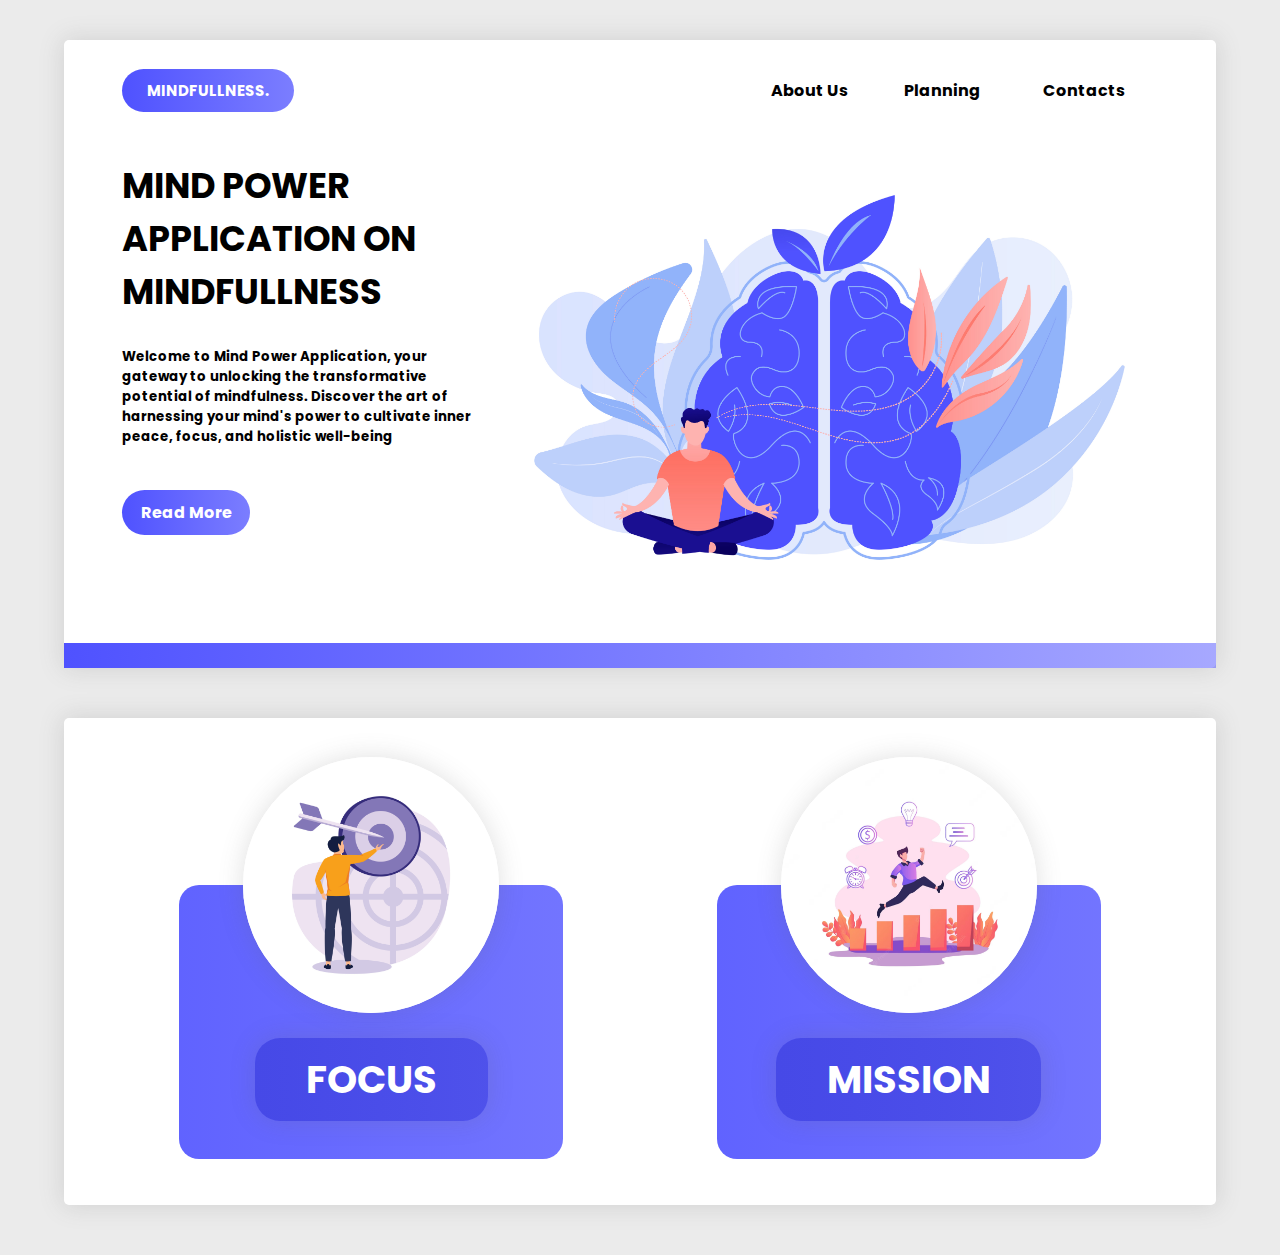
<file: index.html>
<!DOCTYPE html>
<html lang="en">
<head>
    <meta charset="UTF-8">
    <meta http-equiv="X-UA-Compatible" content="IE=edge">
    <meta name="viewport" content="width=device-width, initial-scale=1.0">
    <link rel="stylesheet" href="style.css">
    <link rel="preconnect" href="https://fonts.googleapis.com">
    <link rel="preconnect" href="https://fonts.gstatic.com" crossorigin>
    <link href="https://fonts.googleapis.com/css2?family=Poppins:wght@700&display=swap" rel="stylesheet">
    <title>Major Project</title>
</head>
<body>
    <div class="main-card">
        <div class="navbar"> 
            <div class="nav-left">
                <a class="btn" href="./index.html">
                    <h1>MINDFULLNESS.</h1>
                </a>
            </div>
            <div class="nav-right">
                <a class="btn nav-btn" href="./about.html">About Us</a>
                <a class="btn nav-btn" href="./planning.html">Planning</a>
                <!-- dropdown -->
                <div class="contacts">
                    <button class="btn nav-btn">Contacts</button>
                    <ul>
                        <li><a target="blank" href="https://www.instagram.com/motiur_rahaman_001/">Instagram</a></li>
                        <li><a target="blank" href="https://www.facebook.com/SandeepMaheshwariPage/">Facebook</a></li>
                        <li><a target="blank" href="https://twitter.com/sandeepseminars">Twitter</a></li>
                        <li><a target="blank" href="https://www.youtube.com/user/SandeepSeminars">YouTube</a></li>
                    </ul>
                </div>
            </div>
        </div>
        <div class="main-content">
            <div id="main-left">
                <div id="">
                    <h2>MIND POWER APPLICATION ON MINDFULLNESS</h1>
                    <h5>Welcome to Mind Power Application, your gateway to unlocking the transformative potential of mindfulness. Discover the art of harnessing your mind's power to cultivate inner peace, focus, and holistic well-being</h3>
                </div>
                <a class="btn" href="./more.html" id="read-more-btn">Read More</a>
            </div>
            <div id="main-right">
                <img id="main-img" src="./20945352.jpg" alt="">
            </div>
        </div>
        <div id="strip"></div>
    </div>
    <div class="card-2">
        <div id="focus" class="more">
            <div class="circle">
                <img id="circle-img" src="./focus-illustration-exclusive-design-vector.jpg" alt="">
            </div>
            <div class="box">
                <a class="box-link" href="./focus.html">FOCUS</a>
            </div>
        </div>
        <div id="mission" class="more">
            <div class="circle">
                <img id="circle-img" id="img2" src="./business-mission-flat-vector-illustration-design_538610-199.avif" alt="">
            </div>
            <div class="box">
                <a class="box-link" href="./mission.html">MISSION</a>
            </div>
        </div>
    </div>
</body>
</html>
</file>
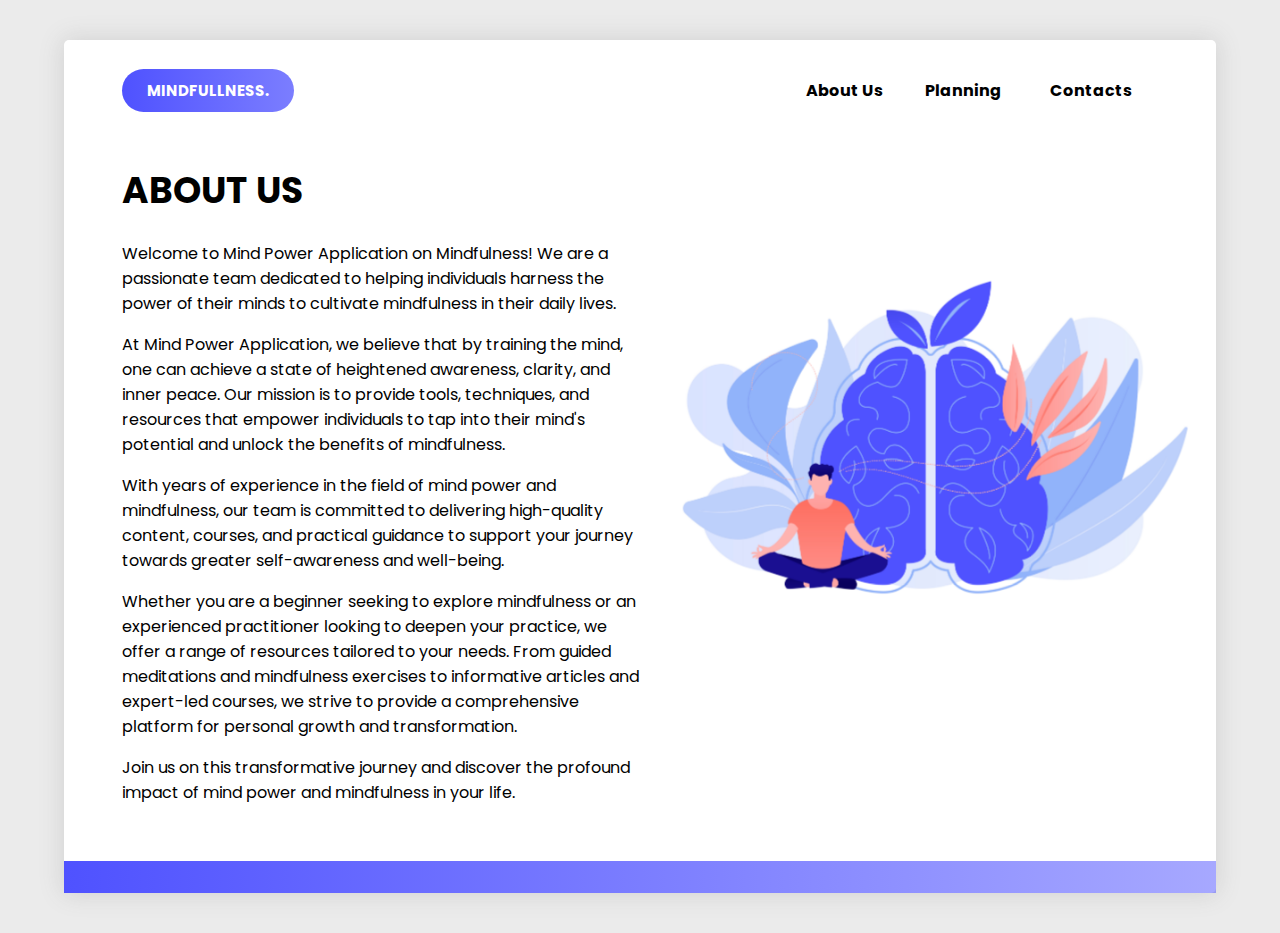
<file: about.html>
<!DOCTYPE html>
<html lang="en">
<head>
    <meta charset="UTF-8">
    <meta http-equiv="X-UA-Compatible" content="IE=edge">
    <meta name="viewport" content="width=device-width, initial-scale=1.0">
    <link rel="stylesheet" href="about.css">
    <link rel="preconnect" href="https://fonts.googleapis.com">
    <link rel="preconnect" href="https://fonts.gstatic.com" crossorigin>
    <link href="https://fonts.googleapis.com/css2?family=Poppins:wght@700&display=swap" rel="stylesheet">
    <link rel="preconnect" href="https://fonts.googleapis.com">
<link rel="preconnect" href="https://fonts.gstatic.com" crossorigin>
<link href="https://fonts.googleapis.com/css2?family=Poppins:wght@200&display=swap" rel="stylesheet">
<link rel="preconnect" href="https://fonts.googleapis.com">
<link rel="preconnect" href="https://fonts.gstatic.com" crossorigin>
<link href="https://fonts.googleapis.com/css2?family=Poppins:wght@200;400&display=swap" rel="stylesheet">
    <title>Document</title>
</head>
<body>
    <section id="top" class="main-card">
        <div class="navbar"> 
            <div class="nav-left">
                <a href="./index.html">
                    <h1>MINDFULLNESS.</h1>
                </a>
            </div>
            <div class="nav-right">
                <a href=""></a>
                <a href="./about.html">About Us</a>
                <a href="./planning.html">Planning</a>
                <!-- dropdown -->
                <div class="contacts">
                    <button>Contacts</button>
                    <ul>
                        <li><a target="blank" href="https://www.instagram.com/motiur_rahaman_001/">Instagram</a></li>
                        <li><a target="blank" href="https://www.facebook.com/SandeepMaheshwariPage/">Facebook</a></li>
                        <li><a target="blank" href="https://twitter.com/sandeepseminars">Twitter</a></li>
                        <li><a target="blank" href="https://www.youtube.com/user/SandeepSeminars">YouTube</a></li>
                    </ul>
                </div>
            </div>
        </div>
        <div class="content">
            <div class="text">
                <h2>ABOUT US</h2>
                <p>Welcome to Mind Power Application on Mindfulness! We are a passionate team dedicated to helping individuals harness the power of their minds to cultivate mindfulness in their daily lives.</p>
                <p>At Mind Power Application, we believe that by training the mind, one can achieve a state of heightened awareness, clarity, and inner peace. Our mission is to provide tools, techniques, and resources that empower individuals to tap into their mind's potential and unlock the benefits of mindfulness.</p>
                <p>With years of experience in the field of mind power and mindfulness, our team is committed to delivering high-quality content, courses, and practical guidance to support your journey towards greater self-awareness and well-being.</p>
                <p>Whether you are a beginner seeking to explore mindfulness or an experienced practitioner looking to deepen your practice, we offer a range of resources tailored to your needs. From guided meditations and mindfulness exercises to informative articles and expert-led courses, we strive to provide a comprehensive platform for personal growth and transformation.</p>
                <p>Join us on this transformative journey and discover the profound impact of mind power and mindfulness in your life.</p>
            </div>
            <div class="image">
                <img id="img" src="./20945352.jpg" alt="">
            </div>
        </div>
        <div id="strip"></div>
    </section>
</body>
</file>
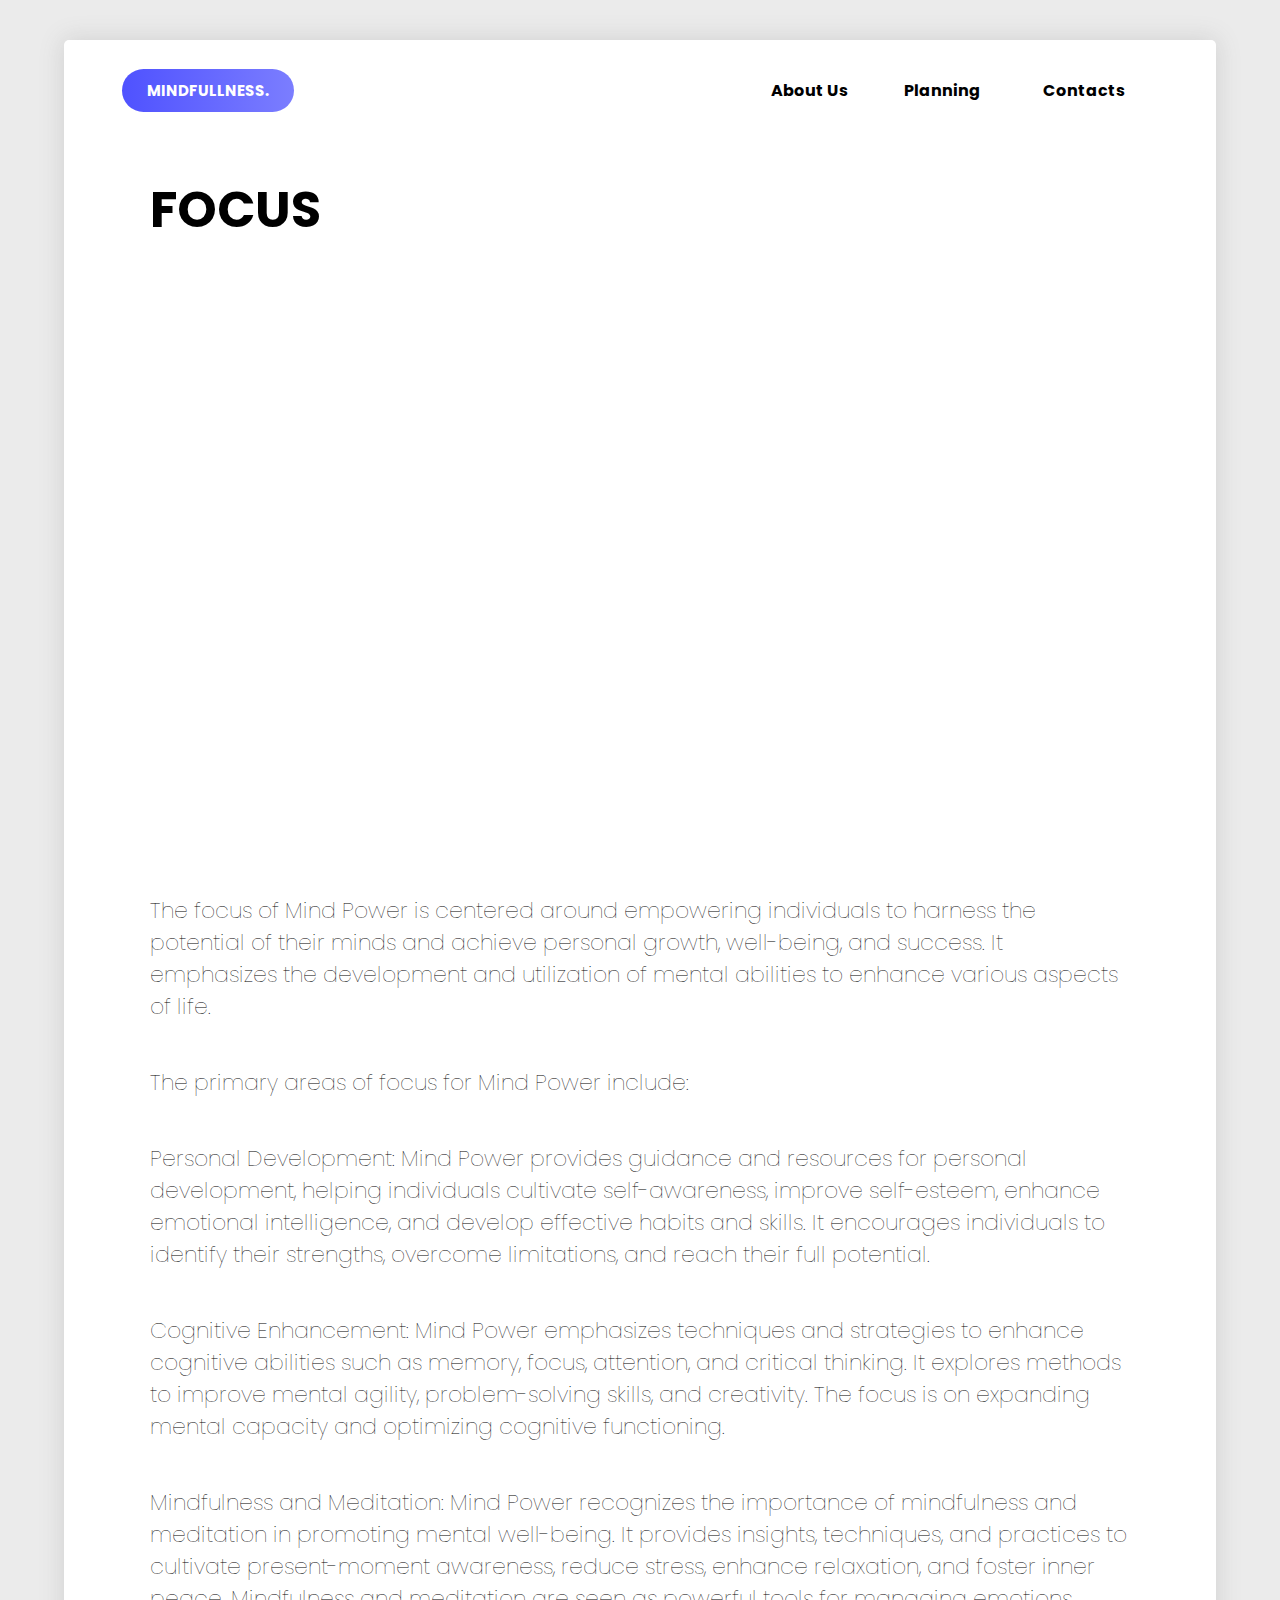
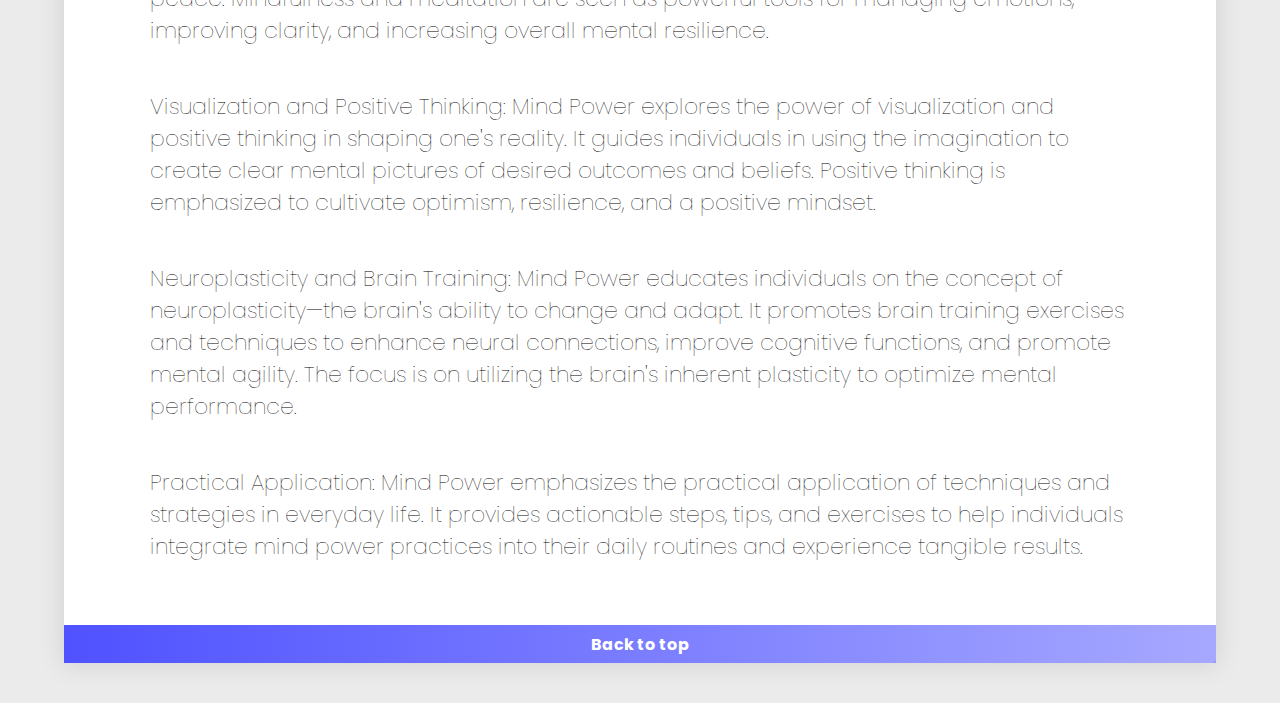
<file: focus.html>
<!DOCTYPE html>
<html lang="en">
<head>
    <meta charset="UTF-8">
    <meta http-equiv="X-UA-Compatible" content="IE=edge">
    <meta name="viewport" content="width=device-width, initial-scale=1.0">
    <link rel="stylesheet" href="focus.css">
    <link rel="preconnect" href="https://fonts.googleapis.com">
    <link rel="preconnect" href="https://fonts.gstatic.com" crossorigin>
    
    <link href="https://fonts.googleapis.com/css2?family=Poppins:wght@700&display=swap" rel="stylesheet">
    <link rel="preconnect" href="https://fonts.googleapis.com">
<link rel="preconnect" href="https://fonts.gstatic.com" crossorigin>
<link href="https://fonts.googleapis.com/css2?family=Poppins:wght@500&display=swap" rel="stylesheet">
    <title>Major Project</title>
</head>
<body>
    <div id="top" class="main-card">
        <div class="navbar"> 
            <div class="nav-left">
                <a class="btn" href="./index.html">
                    <h1>MINDFULLNESS.</h1>
                </a>
            </div>
            <div class="nav-right">
                <a class="btn nav-btn" href="">About Us</a>
                <a class="btn nav-btn" href="">Planning</a>
                <!-- dropdown -->
                <div class="contacts">
                    <button class="btn nav-btn">Contacts</button>
                    <ul>
                        <li><a target="blank" href="https://www.instagram.com/motiur_rahaman_001/">Instagram</a></li>
                        <li><a target="blank" href="https://www.facebook.com/SandeepMaheshwariPage/">Facebook</a></li>
                        <li><a target="blank" href="https://twitter.com/sandeepseminars">Twitter</a></li>
                        <li><a target="blank" href="https://www.youtube.com/user/SandeepSeminars">YouTube</a></li>
                    </ul>
                </div>
            </div>
        </div>
        <div class="content">
            <h2>FOCUS</h2>
            <div class="video">
                <iframe width="949" height="534" src="https://www.youtube.com/embed/SP0rC1J6EJg" title="STAY FOCUSED - Motivational Speech" frameborder="0" allow="accelerometer; autoplay; clipboard-write; encrypted-media; gyroscope; picture-in-picture; web-share" allowfullscreen></iframe>
            </div>
            <p>
                The focus of Mind Power is centered around empowering individuals to harness the potential of their minds and achieve personal growth, well-being, and success. It emphasizes the development and utilization of mental abilities to enhance various aspects of life.
            </p>
            <p>
                The primary areas of focus for Mind Power include:
            </p>
            <p>
                Personal Development: Mind Power provides guidance and resources for personal development, helping individuals cultivate self-awareness, improve self-esteem, enhance emotional intelligence, and develop effective habits and skills. It encourages individuals to identify their strengths, overcome limitations, and reach their full potential.
            </p>
            <p>
                Cognitive Enhancement: Mind Power emphasizes techniques and strategies to enhance cognitive abilities such as memory, focus, attention, and critical thinking. It explores methods to improve mental agility, problem-solving skills, and creativity. The focus is on expanding mental capacity and optimizing cognitive functioning.
            </p>
            <p>
                Mindfulness and Meditation: Mind Power recognizes the importance of mindfulness and meditation in promoting mental well-being. It provides insights, techniques, and practices to cultivate present-moment awareness, reduce stress, enhance relaxation, and foster inner peace. Mindfulness and meditation are seen as powerful tools for managing emotions, improving clarity, and increasing overall mental resilience.
            </p>
            <p>
                Visualization and Positive Thinking: Mind Power explores the power of visualization and positive thinking in shaping one's reality. It guides individuals in using the imagination to create clear mental pictures of desired outcomes and beliefs. Positive thinking is emphasized to cultivate optimism, resilience, and a positive mindset.
            </p>
            <p>
                Neuroplasticity and Brain Training: Mind Power educates individuals on the concept of neuroplasticity—the brain's ability to change and adapt. It promotes brain training exercises and techniques to enhance neural connections, improve cognitive functions, and promote mental agility. The focus is on utilizing the brain's inherent plasticity to optimize mental performance.
            </p>
            <p>
                Practical Application: Mind Power emphasizes the practical application of techniques and strategies in everyday life. It provides actionable steps, tips, and exercises to help individuals integrate mind power practices into their daily routines and experience tangible results.
            </p>
        </div>
        <div id="strip">
            <a href="#top">Back to top</a>
        </div>
    </div>
</body>
</file>
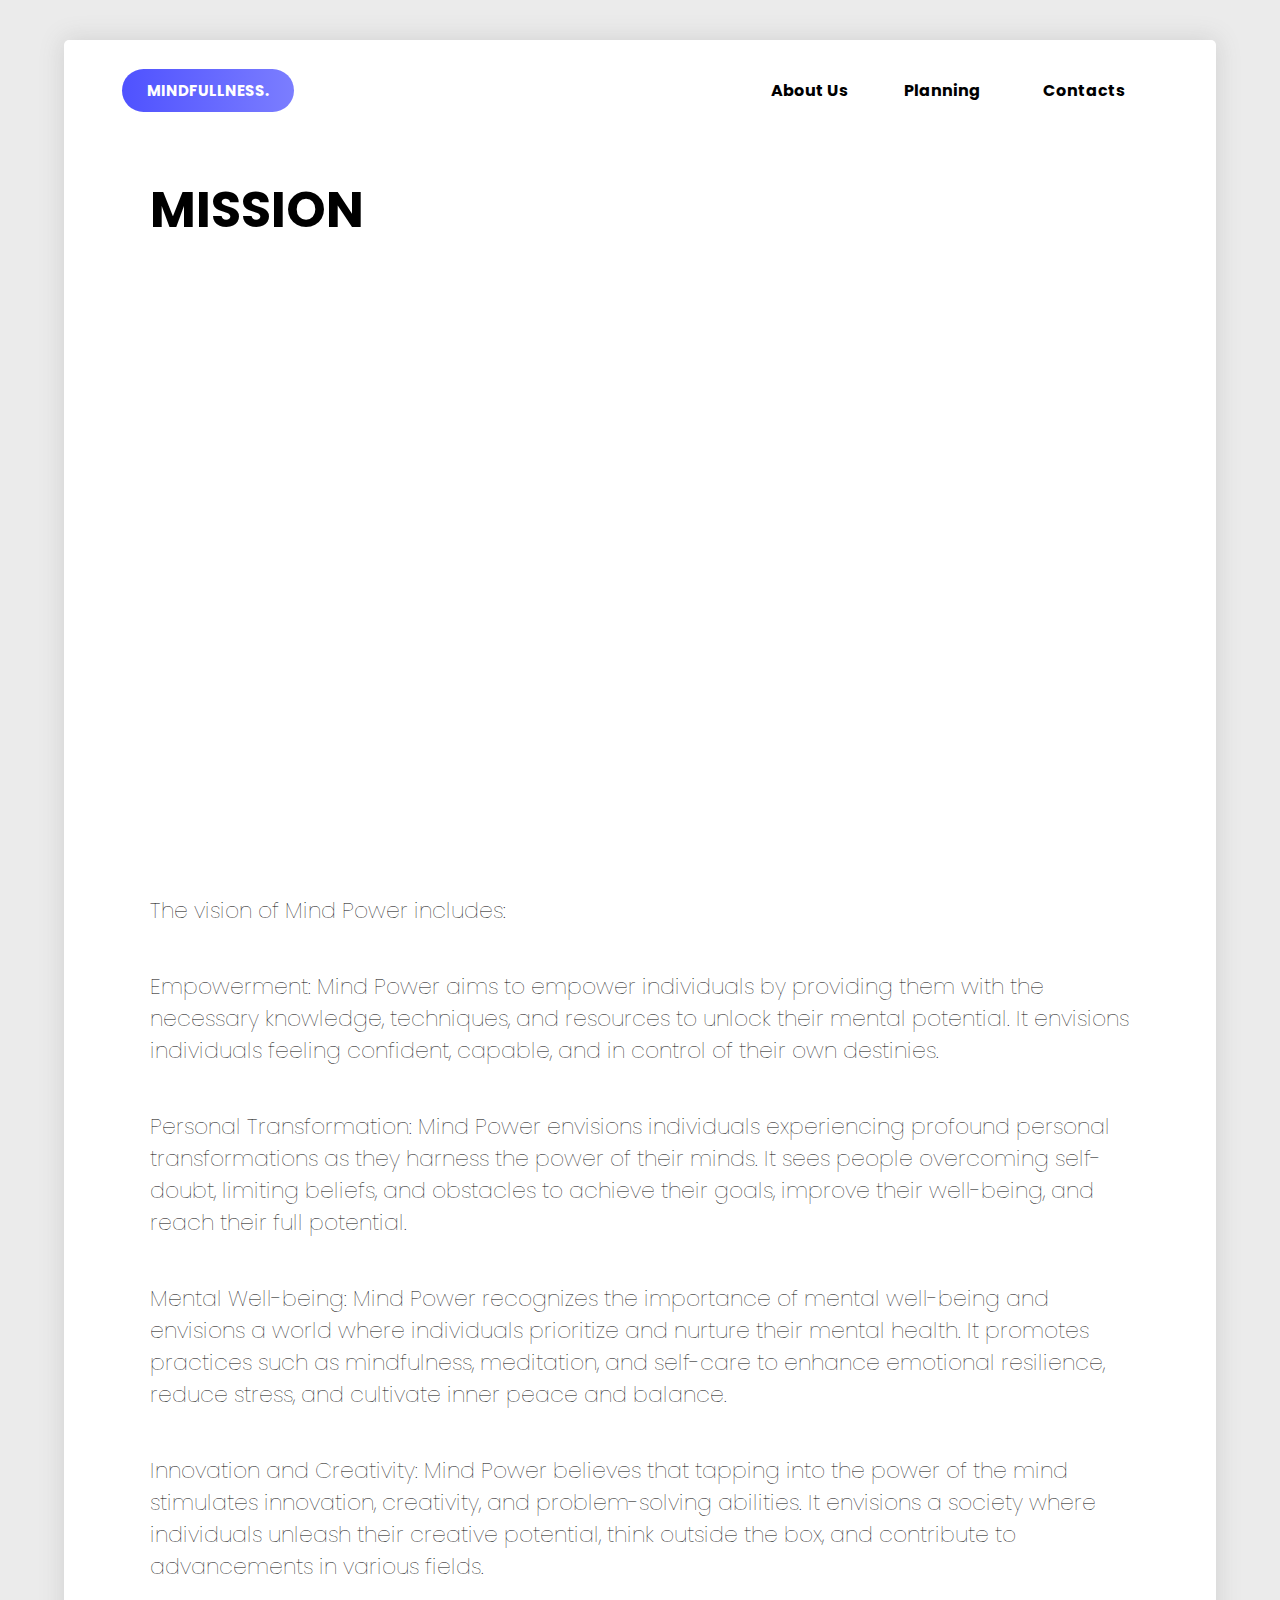
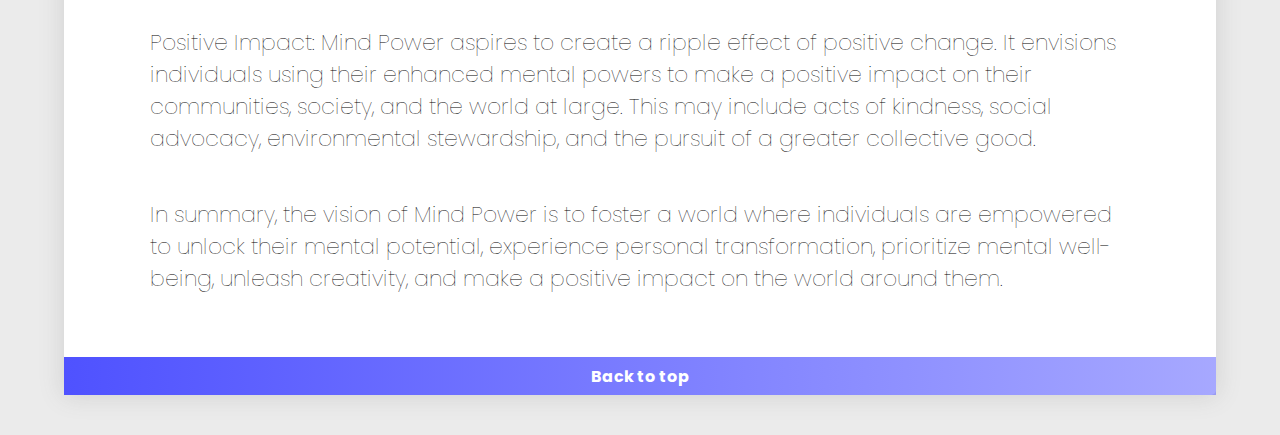
<file: mission.html>
<!DOCTYPE html>
<html lang="en">
<head>
    <meta charset="UTF-8">
    <meta http-equiv="X-UA-Compatible" content="IE=edge">
    <meta name="viewport" content="width=device-width, initial-scale=1.0">
    <link rel="stylesheet" href="focus.css">
    <link rel="preconnect" href="https://fonts.googleapis.com">
    <link rel="preconnect" href="https://fonts.gstatic.com" crossorigin>
    
    <link href="https://fonts.googleapis.com/css2?family=Poppins:wght@700&display=swap" rel="stylesheet">
    <link rel="preconnect" href="https://fonts.googleapis.com">
<link rel="preconnect" href="https://fonts.gstatic.com" crossorigin>
<link href="https://fonts.googleapis.com/css2?family=Poppins:wght@500&display=swap" rel="stylesheet">
    <title>Major Project</title>
</head>
<body>
    <div id="top" class="main-card">
        <div class="navbar"> 
            <div class="nav-left">
                <a class="btn" href="./index.html">
                    <h1>MINDFULLNESS.</h1>
                </a>
            </div>
            <div class="nav-right">
                <a class="btn nav-btn" href="">About Us</a>
                <a class="btn nav-btn" href="">Planning</a>
                <!-- dropdown -->
                <div class="contacts">
                    <button class="btn nav-btn">Contacts</button>
                    <ul>
                        <li><a target="blank" href="https://www.instagram.com/motiur_rahaman_001/">Instagram</a></li>
                        <li><a target="blank" href="https://www.facebook.com/SandeepMaheshwariPage/">Facebook</a></li>
                        <li><a target="blank" href="https://twitter.com/sandeepseminars">Twitter</a></li>
                        <li><a target="blank" href="https://www.youtube.com/user/SandeepSeminars">YouTube</a></li>
                    </ul>
                </div>
            </div>
        </div>
        <div class="content">
            <h2>MISSION</h2>
            <div class="video">
                <iframe width="949" height="534" src="https://www.youtube.com/embed/ms5ds5OLUXk" title="THE VISION - Motivational Video" frameborder="0" allow="accelerometer; autoplay; clipboard-write; encrypted-media; gyroscope; picture-in-picture; web-share" allowfullscreen></iframe>
            </div>
            <p>
                The vision of Mind Power includes:
            </p>
            <p>
                Empowerment: Mind Power aims to empower individuals by providing them with the necessary knowledge, techniques, and resources to unlock their mental potential. It envisions individuals feeling confident, capable, and in control of their own destinies.
            </p>
            <p>
                Personal Transformation: Mind Power envisions individuals experiencing profound personal transformations as they harness the power of their minds. It sees people overcoming self-doubt, limiting beliefs, and obstacles to achieve their goals, improve their well-being, and reach their full potential.
            </p>
            <p>
                Mental Well-being: Mind Power recognizes the importance of mental well-being and envisions a world where individuals prioritize and nurture their mental health. It promotes practices such as mindfulness, meditation, and self-care to enhance emotional resilience, reduce stress, and cultivate inner peace and balance.
            </p>
            <p>
                Innovation and Creativity: Mind Power believes that tapping into the power of the mind stimulates innovation, creativity, and problem-solving abilities. It envisions a society where individuals unleash their creative potential, think outside the box, and contribute to advancements in various fields.
            </p>
            <p>
                Positive Impact: Mind Power aspires to create a ripple effect of positive change. It envisions individuals using their enhanced mental powers to make a positive impact on their communities, society, and the world at large. This may include acts of kindness, social advocacy, environmental stewardship, and the pursuit of a greater collective good.
            </p>
            <p>
                In summary, the vision of Mind Power is to foster a world where individuals are empowered to unlock their mental potential, experience personal transformation, prioritize mental well-being, unleash creativity, and make a positive impact on the world around them.
            </p>
        </div>
        <div id="strip">
            <a href="#top">Back to top</a>
        </div>
    </div>
</body>
</file>
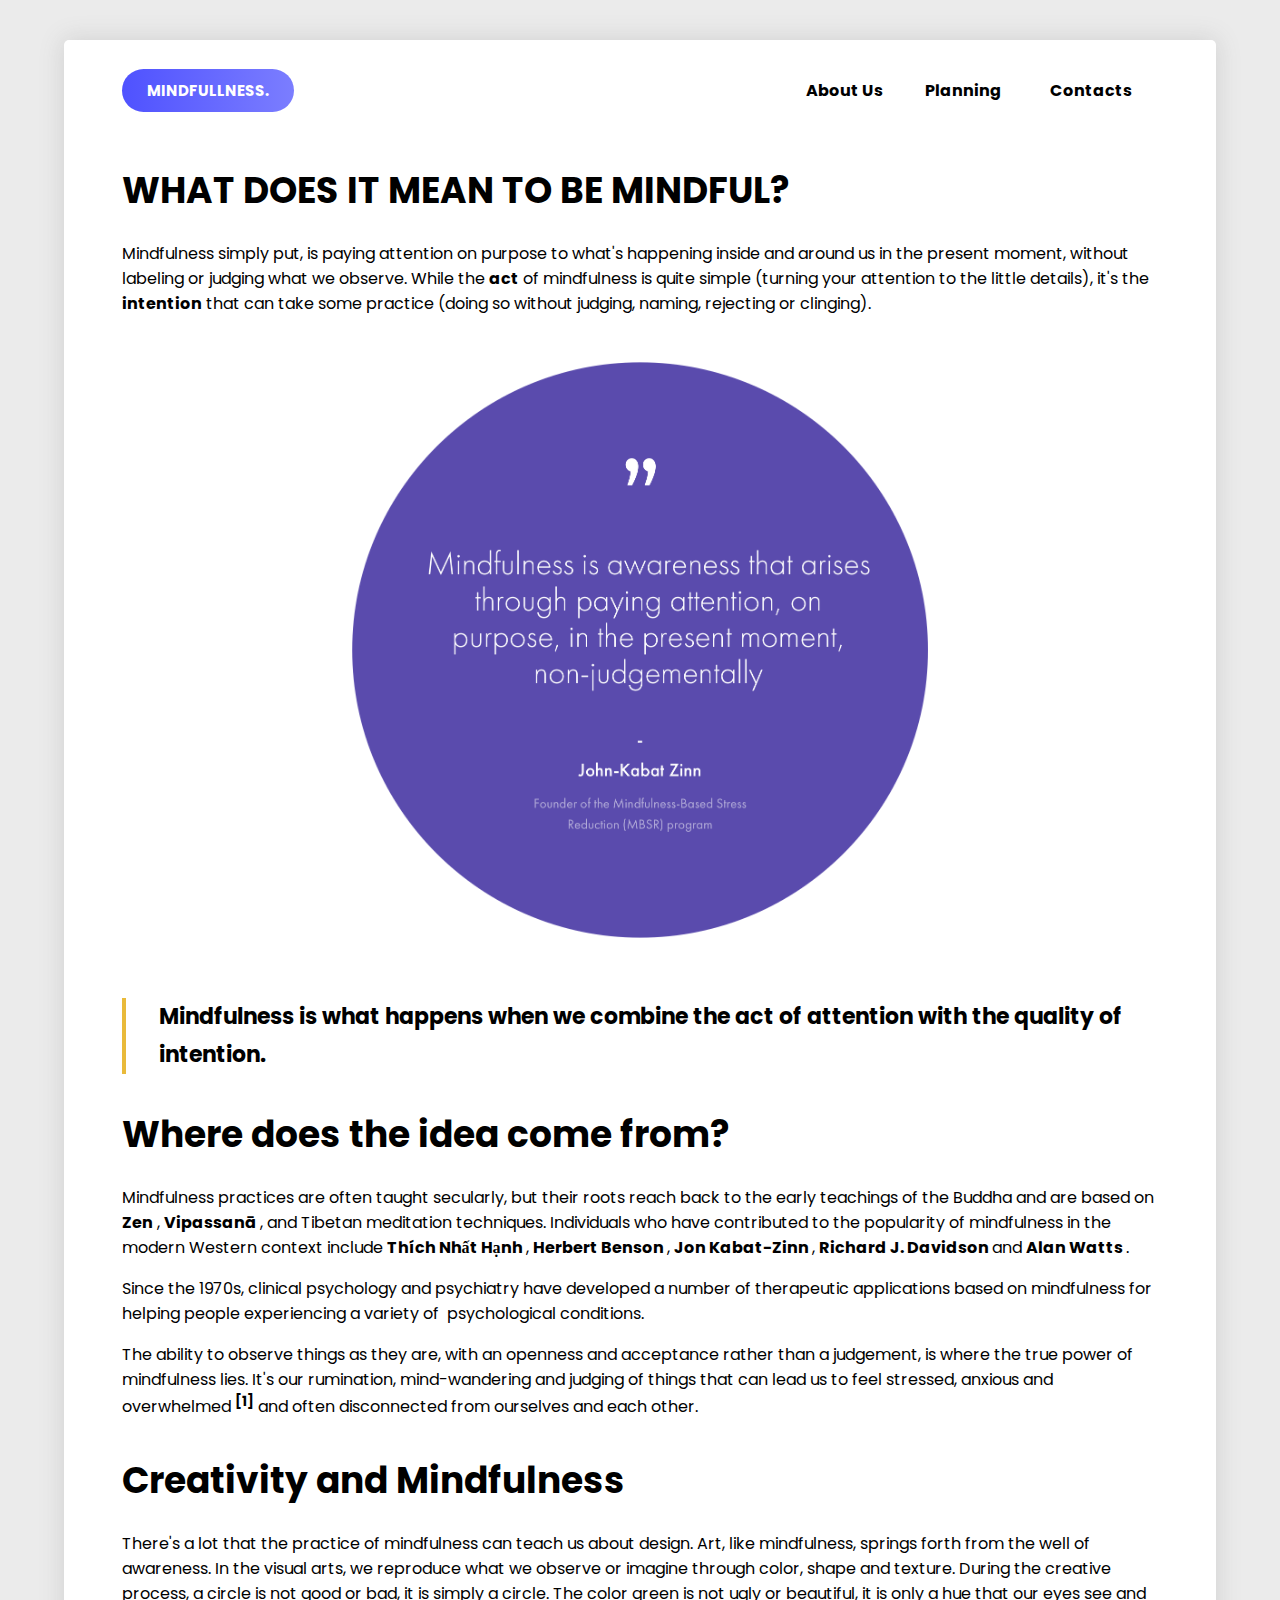
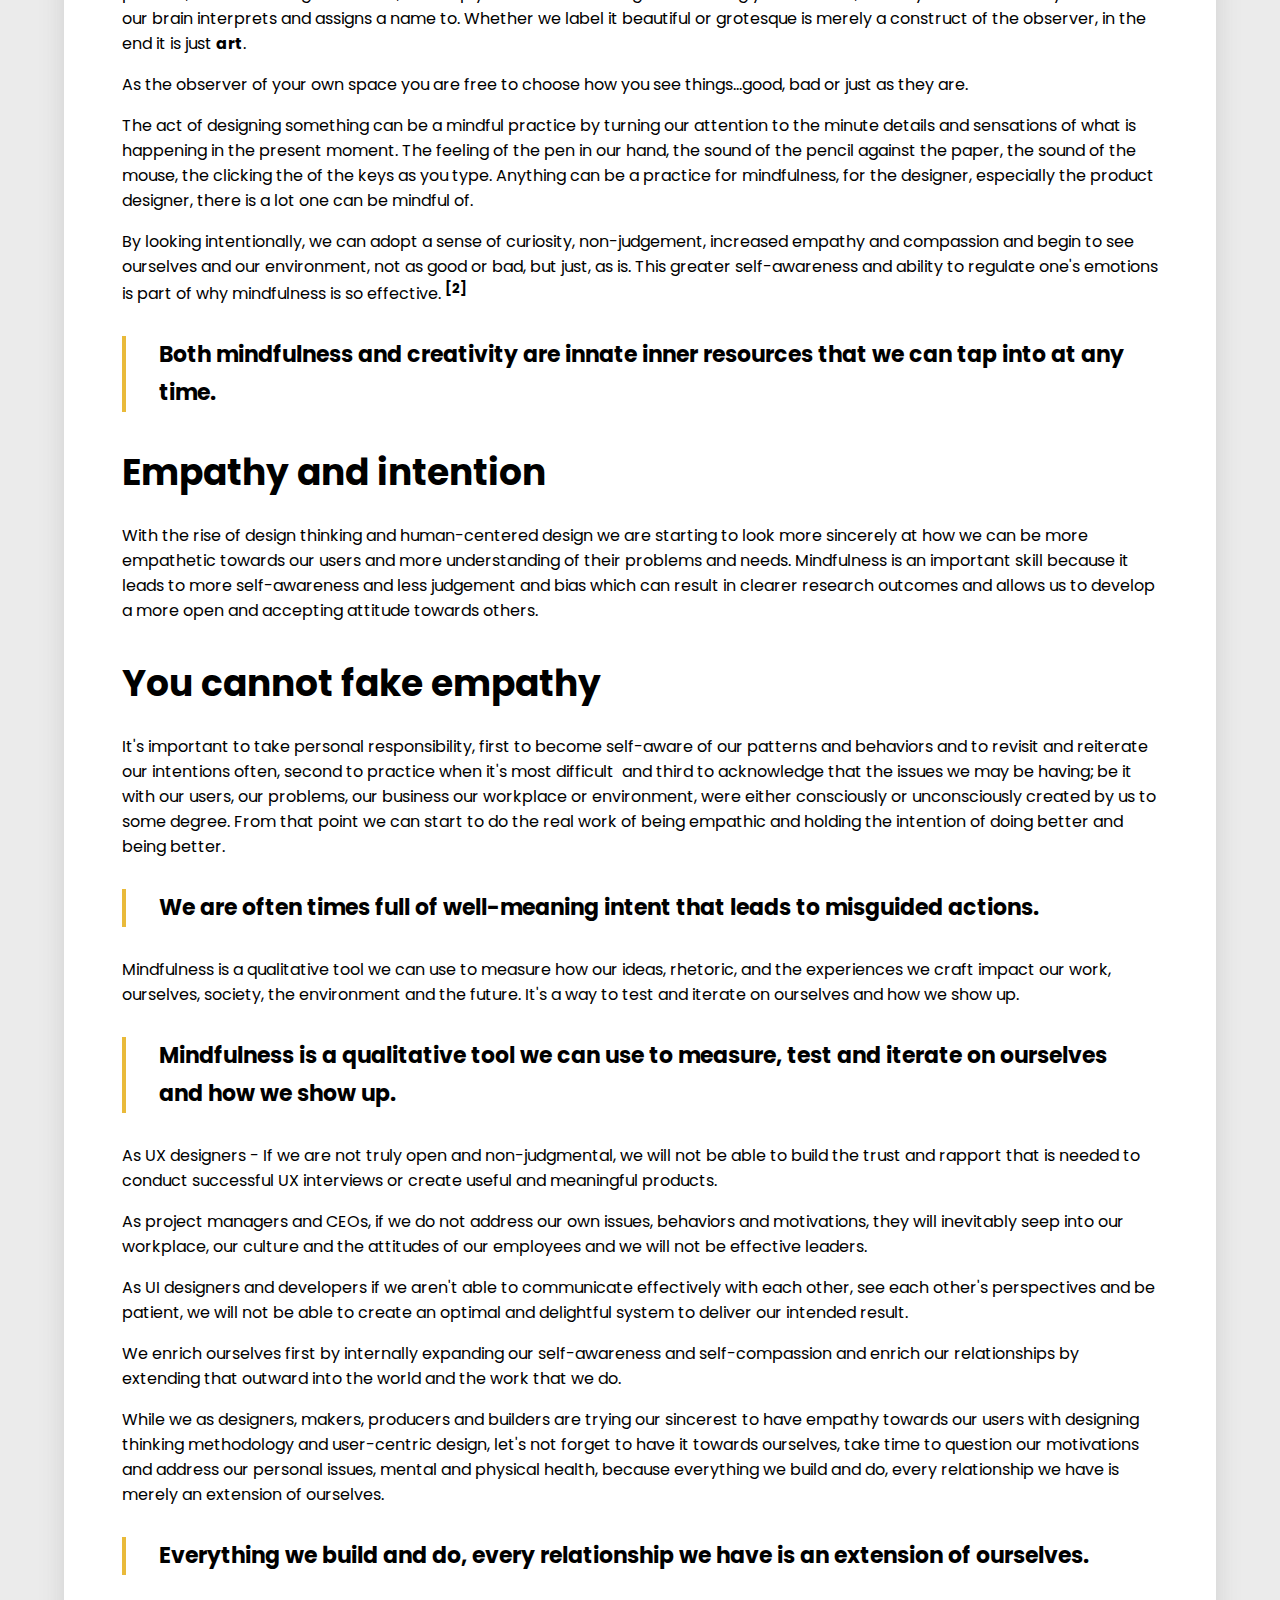
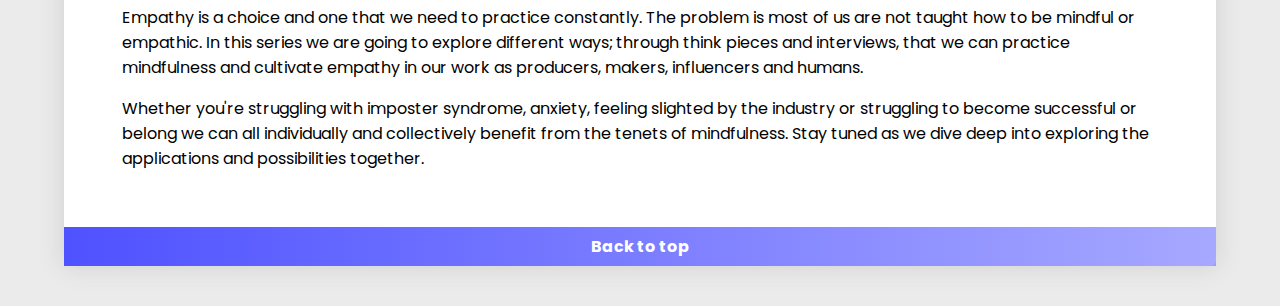
<file: more.html>
<!DOCTYPE html>
<html lang="en">
<head>
    <meta charset="UTF-8">
    <meta http-equiv="X-UA-Compatible" content="IE=edge">
    <meta name="viewport" content="width=device-width, initial-scale=1.0">
    <link rel="stylesheet" href="more.css">
    <link rel="preconnect" href="https://fonts.googleapis.com">
    <link rel="preconnect" href="https://fonts.gstatic.com" crossorigin>
    <link href="https://fonts.googleapis.com/css2?family=Poppins:wght@700&display=swap" rel="stylesheet">
    <link rel="preconnect" href="https://fonts.googleapis.com">
<link rel="preconnect" href="https://fonts.gstatic.com" crossorigin>
<link href="https://fonts.googleapis.com/css2?family=Poppins:wght@200&display=swap" rel="stylesheet">
<link rel="preconnect" href="https://fonts.googleapis.com">
<link rel="preconnect" href="https://fonts.gstatic.com" crossorigin>
<link href="https://fonts.googleapis.com/css2?family=Poppins:wght@200;400&display=swap" rel="stylesheet">
    <title>Document</title>
</head>
<body>
    <section id="top" class="main-card">
        <div class="navbar"> 
            <div class="nav-left">
                <a href="./index.html">
                    <h1>MINDFULLNESS.</h1>
                </a>
            </div>
            <div class="nav-right">
                <a href=""></a>
                <a href="">About Us</a>
                <a href="">Planning</a>
                <!-- dropdown -->
                <div class="contacts">
                    <button>Contacts</button>
                    <ul>
                        <li><a target="blank" href="https://www.instagram.com/motiur_rahaman_001/">Instagram</a></li>
                        <li><a target="blank" href="https://www.facebook.com/SandeepMaheshwariPage/">Facebook</a></li>
                        <li><a target="blank" href="https://twitter.com/sandeepseminars">Twitter</a></li>
                        <li><a target="blank" href="https://www.youtube.com/user/SandeepSeminars">YouTube</a></li>
                    </ul>
                </div>
            </div>
        </div>
        <div class="content">
            <h2 id="what-does-it-mean-to-be-mindful">
                WHAT DOES IT MEAN TO BE MINDFUL?
            </h2>
            <p></p>
            <p>Mindfulness simply put, is paying attention on purpose to what's happening inside and around us in the present moment, without labeling or judging what we observe. While the <strong>act</strong> of mindfulness is quite simple (turning your attention to the little details), it's the <strong>intention</strong> that can take some practice (doing so without judging, naming, rejecting or clinging).
            </p>
            <p></p>
            <div class="main-figure">
                <img loading="lazy" id="figure" src="./JKZ.png" class="kg-image" alt="">
            </div>
            <p></p>
            <blockquote>
                <strong>Mindfulness is what happens when we combine the act of attention with the quality of intention.
                </strong>
            </blockquote>
            <p></p>
            <h2 id="where-does-the-idea-come-from">Where does the idea come from?
            </h2>
            <p></p>
            <p>Mindfulness practices are often taught secularly, but their roots reach back to the early teachings of the Buddha and are based on 
                <a href="https://en.wikipedia.org/wiki/Zen">Zen</a>
                , <em>
                    <a href="https://en.wikipedia.org/wiki/Vipassan%C4%81">
                        Vipassanā
                    </a>
                </em>
            , and Tibetan meditation techniques. Individuals who have contributed to the popularity of mindfulness in the modern Western context include 
            <a href="https://en.wikipedia.org/wiki/Th%C3%ADch_Nh%E1%BA%A5t_H%E1%BA%A1nh">
                Thích Nhất Hạnh
            </a>, 
            <a href="https://en.wikipedia.org/wiki/Herbert_Benson">
                Herbert Benson
            </a>, 
            <a href="https://en.wikipedia.org/wiki/Jon_Kabat-Zinn">
                Jon Kabat-Zinn
            </a>, 
            <a href="https://en.wikipedia.org/wiki/Richard_J._Davidson">
                Richard J. Davidson
            </a> and 
            <a href="https://en.wikipedia.org/wiki/Alan_Watts">
                Alan Watts
            </a>.
            </p>
            <p>Since the 1970s, clinical psychology and psychiatry have developed a number of therapeutic applications based on mindfulness for helping people experiencing a variety of &nbsp;psychological conditions. 
            </p>
            <p>The ability to observe things as they are, with an openness and acceptance rather than a judgement, is where the true power of mindfulness lies. It's our rumination, mind-wandering and judging of things that can lead us to feel stressed, anxious and overwhelmed <sup><a>[1]</a></sup> and often disconnected from ourselves and each other. </p>
            <h2 id="creativity-and-mindfulness">Creativity and Mindfulness</h2>
            <p></p>
            <p>There's a lot that the practice of mindfulness can teach us about design. Art, like mindfulness, springs forth from the well of awareness. In the visual arts, we reproduce what we observe or imagine through color, shape and texture. During the creative process, a circle is not good or bad, it is simply a circle. The color green is not ugly or beautiful, it is only a hue that our eyes see and our brain interprets and assigns a name to. Whether we label it beautiful or grotesque is merely a construct of the observer, in the end it is just <strong>art</strong>.
            </p>
            <p>As the observer of your own space you are free to choose how you see things…good, bad or just as they are.
            </p>
            <p>The act of designing something can be a mindful practice by turning our attention to the minute details and sensations of what is happening in the present moment. The feeling of the pen in our hand, the sound of the pencil against the paper, the sound of the mouse, the clicking the of the keys as you type. Anything can be a practice for mindfulness, for the designer, especially the product designer, there is a lot one can be mindful of.
            </p>
            <p>By looking intentionally, we can adopt a sense of curiosity, non-judgement, increased empathy and compassion and begin to see ourselves and our environment, not as good or bad, but just, as is. This greater self-awareness and ability to regulate one's emotions is part of why mindfulness is so effective. <sup><a>[2]</a></sup></p>
            <blockquote><strong>Both mindfulness and creativity are innate inner resources that we can tap into at any time.</strong></blockquote>
            <h2 id="empathy-and-intention">Empathy and intention</h2>
            <p></p>
            <p>With the rise of design thinking and human-centered design we are starting to look more sincerely at how we can be more empathetic towards our users and more understanding of their problems and needs. Mindfulness is an important skill because it leads to more self-awareness and less judgement and bias which can result in clearer research outcomes and allows us to develop a more open and accepting attitude towards others.
            </p>
            <h2 id="you-cannot-fake-empathy">You cannot fake empathy</h2>
            <p></p>
            <p>It's important to take personal responsibility, first to become self-aware of our patterns and behaviors and to revisit and reiterate our intentions often, second to practice when it's most difficult &nbsp;and third to acknowledge that the issues we may be having; be it with our users, our problems, our business our workplace or environment, were either consciously or unconsciously created by us to some degree. From that point we can start to do the real work of being empathic and holding the intention of doing better and being better.</p>
            <p></p>
            <blockquote>
                <strong>We are often times full of well-meaning intent that leads to misguided actions.
                </strong>
            </blockquote>
            <p></p>
            <p>Mindfulness is a qualitative tool we can use to measure how our ideas, rhetoric, and the experiences we craft impact our work, ourselves, society, the environment and the future. It's a way to test and iterate on ourselves and how we show up.
            </p>
            <p></p>
            <blockquote>
                <strong>Mindfulness is a qualitative tool we can use to measure, test and iterate on ourselves and how we show up.
                </strong>
            </blockquote>
            <p></p>
            <p>As UX designers - If we are not truly open and non-judgmental, we will not be able to build the trust and rapport that is needed to conduct successful UX interviews or create useful and meaningful products.
            </p>
            <p>As project managers and CEOs, if we do not address our own issues, behaviors and motivations, they will inevitably seep into our workplace, our culture and the attitudes of our employees and we will not be effective leaders.
            </p>
            <p>As UI designers and developers if we aren't able to communicate effectively with each other, see each other's perspectives and be patient, we will not be able to create an optimal and delightful system to deliver our intended result.
            </p>
            <p>We enrich ourselves first by internally expanding our self-awareness and self-compassion and enrich our relationships by extending that outward into the world and the work that we do.
            </p>
            <p>While we as designers, makers, producers and builders are trying our sincerest to have empathy towards our users with designing thinking methodology and user-centric design, let's not forget to have it towards ourselves, take time to question our motivations and address our personal issues, mental and physical health, because everything we build and do, every relationship we have is merely an extension of ourselves.
            </p>
            <blockquote>
                <strong>
                    Everything we build and do, every relationship we have is an extension of ourselves.
                </strong>
            </blockquote>
            <p>Empathy is a choice and one that we need to practice constantly. The problem is most of us are not taught how to be mindful or empathic. In this series we are going to explore different ways; through think pieces and interviews, that we can practice mindfulness and cultivate empathy in our work as producers, makers, influencers and humans.
            </p>
            <p>Whether you're struggling with imposter syndrome, anxiety, feeling slighted by the industry or struggling to become successful or belong we can all individually and collectively benefit from the tenets of mindfulness. Stay tuned as we dive deep into exploring the applications and possibilities together.
            </p>
        </div>
        <div id="strip">
            <a href="#top">Back to top</a>
        </div>
    </section>
</body>
</html>
</file>
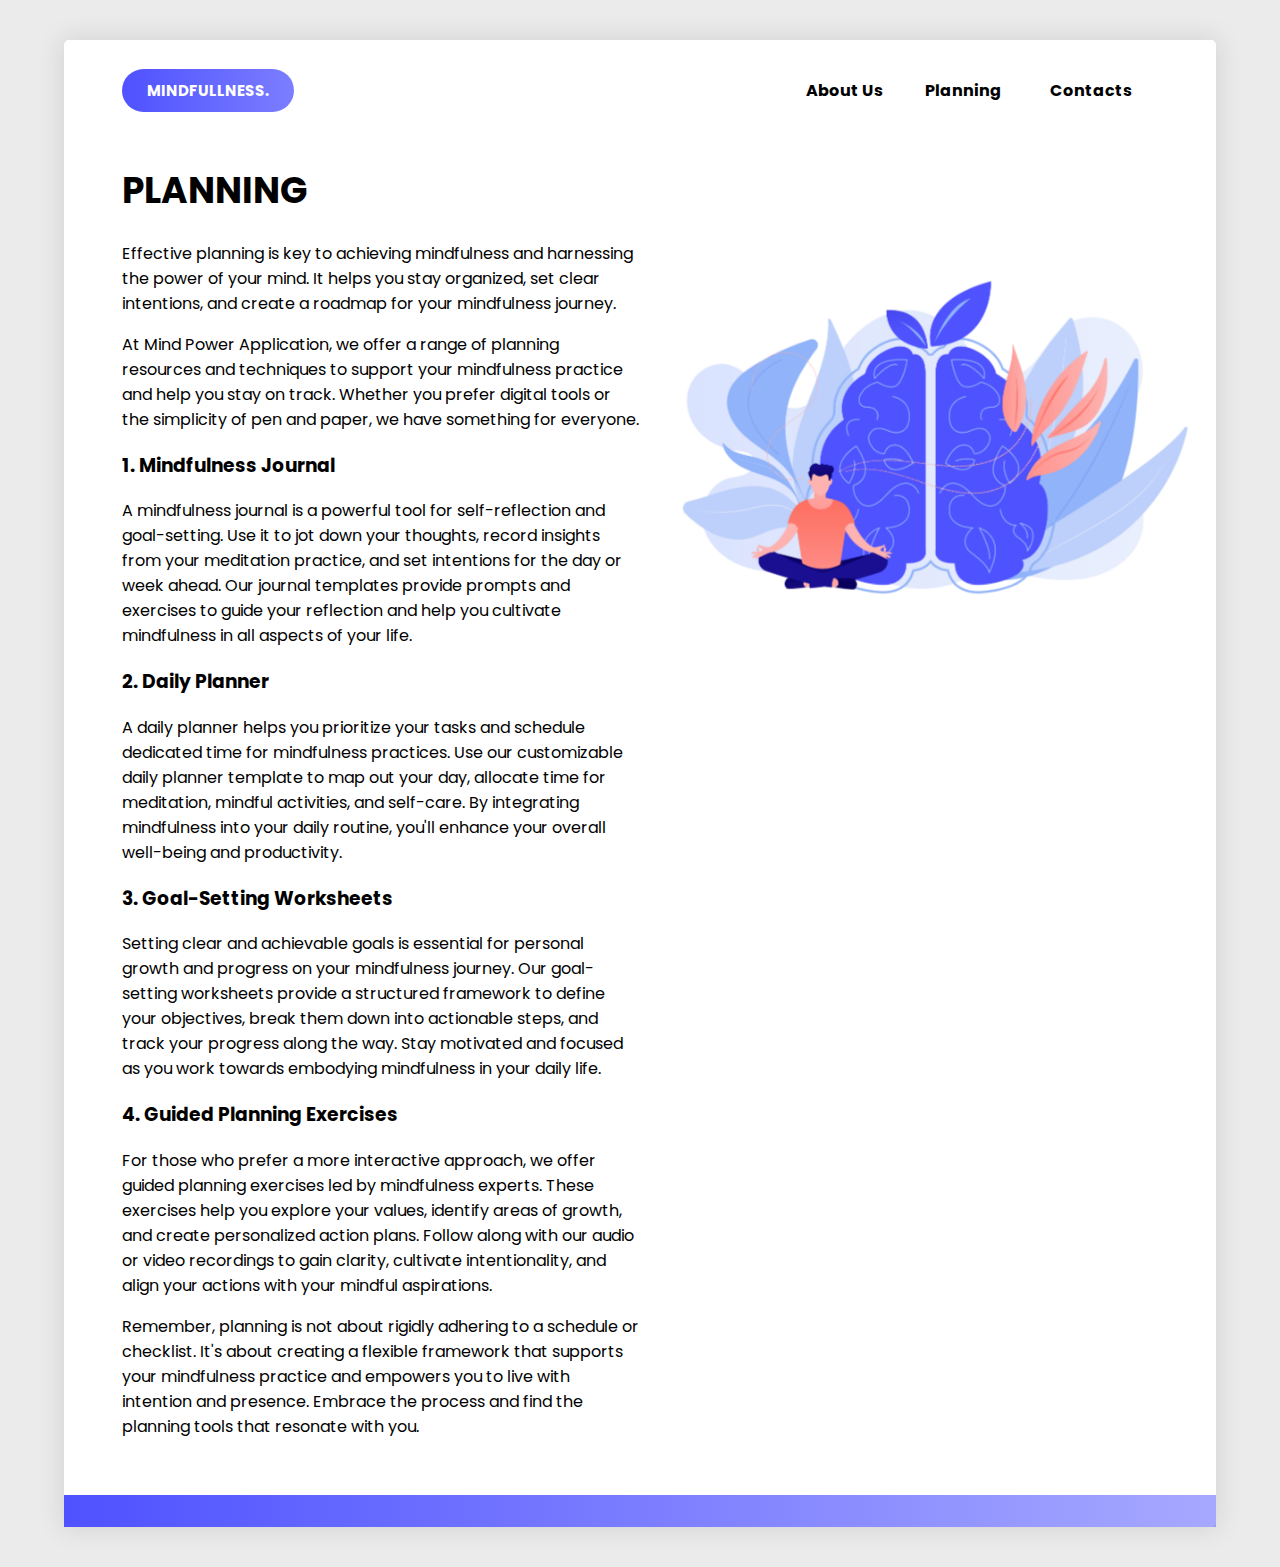
<file: planning.html>
<!DOCTYPE html>
<html lang="en">
<head>
    <meta charset="UTF-8">
    <meta http-equiv="X-UA-Compatible" content="IE=edge">
    <meta name="viewport" content="width=device-width, initial-scale=1.0">
    <link rel="stylesheet" href="about.css">
    <link rel="preconnect" href="https://fonts.googleapis.com">
    <link rel="preconnect" href="https://fonts.gstatic.com" crossorigin>
    <link href="https://fonts.googleapis.com/css2?family=Poppins:wght@700&display=swap" rel="stylesheet">
    <link rel="preconnect" href="https://fonts.googleapis.com">
<link rel="preconnect" href="https://fonts.gstatic.com" crossorigin>
<link href="https://fonts.googleapis.com/css2?family=Poppins:wght@200&display=swap" rel="stylesheet">
<link rel="preconnect" href="https://fonts.googleapis.com">
<link rel="preconnect" href="https://fonts.gstatic.com" crossorigin>
<link href="https://fonts.googleapis.com/css2?family=Poppins:wght@200;400&display=swap" rel="stylesheet">
    <title>Document</title>
</head>
<body>
    <section id="top" class="main-card">
        <div class="navbar"> 
            <div class="nav-left">
                <a href="./index.html">
                    <h1>MINDFULLNESS.</h1>
                </a>
            </div>
            <div class="nav-right">
                <a href=""></a>
                <a href="./about.html">About Us</a>
                <a href="./planning.html">Planning</a>
                <!-- dropdown -->
                <div class="contacts">
                    <button>Contacts</button>
                    <ul>
                        <li><a target="blank" href="https://www.instagram.com/motiur_rahaman_001/">Instagram</a></li>
                        <li><a target="blank" href="https://www.facebook.com/SandeepMaheshwariPage/">Facebook</a></li>
                        <li><a target="blank" href="https://twitter.com/sandeepseminars">Twitter</a></li>
                        <li><a target="blank" href="https://www.youtube.com/user/SandeepSeminars">YouTube</a></li>
                    </ul>
                </div>
            </div>
        </div>
        <div class="content">
            <div class="text">
                <h2>PLANNING</h2>
                <p>Effective planning is key to achieving mindfulness and harnessing the power of your mind. It helps you stay organized, set clear intentions, and create a roadmap for your mindfulness journey.</p>
                <p>At Mind Power Application, we offer a range of planning resources and techniques to support your mindfulness practice and help you stay on track. Whether you prefer digital tools or the simplicity of pen and paper, we have something for everyone.</p>
                <h3>1. Mindfulness Journal</h3>
                <p>A mindfulness journal is a powerful tool for self-reflection and goal-setting. Use it to jot down your thoughts, record insights from your meditation practice, and set intentions for the day or week ahead. Our journal templates provide prompts and exercises to guide your reflection and help you cultivate mindfulness in all aspects of your life.</p>
                    
                <h3>2. Daily Planner</h3>
                <p>A daily planner helps you prioritize your tasks and schedule dedicated time for mindfulness practices. Use our customizable daily planner template to map out your day, allocate time for meditation, mindful activities, and self-care. By integrating mindfulness into your daily routine, you'll enhance your overall well-being and productivity.</p>
                    
                <h3>3. Goal-Setting Worksheets</h3>
                <p>Setting clear and achievable goals is essential for personal growth and progress on your mindfulness journey. Our goal-setting worksheets provide a structured framework to define your objectives, break them down into actionable steps, and track your progress along the way. Stay motivated and focused as you work towards embodying mindfulness in your daily life.</p>
                    
                <h3>4. Guided Planning Exercises</h3>
                <p>For those who prefer a more interactive approach, we offer guided planning exercises led by mindfulness experts. These exercises help you explore your values, identify areas of growth, and create personalized action plans. Follow along with our audio or video recordings to gain clarity, cultivate intentionality, and align your actions with your mindful aspirations.</p>
                <p>Remember, planning is not about rigidly adhering to a schedule or checklist. It's about creating a flexible framework that supports your mindfulness practice and empowers you to live with intention and presence. Embrace the process and find the planning tools that resonate with you.</p>
            </div>
            <div class="image">
                <img id="img" src="./20945352.jpg" alt="">
            </div>
        </div>
        <div id="strip"></div>
    </section>
</body>
</file>
<file: style.css>
*{
    font-family:'poppins';
    font-style: normal;
    font-weight: 700;
    color: rgb(0, 0, 0);
}

body{
    color: rgb(0, 0, 0);
    min-height: 100vh;
    display: flex;
    flex-direction: column;
    align-items: center;
    justify-content: flex-start;
    background-color: #ebebeb;
    margin: 0px;
}

.main-card{
    width: 90%;
    height: auto;
    background-color:rgb(255, 255, 255);
    min-height: 45vh;
    display: flex;
    flex-direction: column;
    align-items: center;
    margin: 40px;
    box-shadow: 0px 0px 25px 1px #5f5f5f2e;
    border-radius: 5px;
    padding-top: 10px;
}

.navbar{
    margin: 20px;
    width: 90%;
    height: 40px;
    background-color: rgb(255, 255, 255);
    display: flex;
    flex-direction: row;
    justify-content: space-around;
}

.nav-left{
    width: 60%;
    margin: 0px;
    padding: 0px;
    display: flex;
    align-items: center;
    justify-content: flex-start;
}

.nav-right{
    width: 40%;
    display: flex;
    flex-direction: row;
    align-items: center;
    justify-content: space-around;
}

.contacts{
    position: relative;
}

.contacts ul {
    padding-left: 0px;
    margin-top: 10px;
    position: absolute;
    display: flex;
    justify-content: center;
    flex-direction: column;
    align-items: center;
    width: 150px;
    height: 200px;
    background: rgba(230, 230, 230, 0.5);
    left: 0px;
    list-style: none;
    border-radius: 5px;
    opacity: 0;
    pointer-events: none;
    transform: translateY(-10px);
    transition: all 0.4s ease;
}

.contacts:hover{
    pointer-events: all;
}

.contacts:active button + ul {
    opacity: 1;
    pointer-events: all;
    transform: translateY(0px);
}

.contacts li{
    width: 100%;
    height: 100%;
    display: flex;
    justify-content: center;
    align-items: center;
}

.contacts li:hover {
    background-color: rgb(219, 219, 219);
}

.contacts a{
    color: black;
    text-decoration: none;
}

.contacts button{
    outline: none;
    border: none;
    background-color: white;
    font-size: 1em;
}

.contacts button:hover{
    cursor: pointer;
}

.contacts button:focus + ul{
    opacity: 1;
    pointer-events: all;
    transform: translateY(0px);
}

.main-content{
    width: 90%;
    display: flex;
    flex-direction: row;
}

#main-left{
    display: flex;
    flex-direction: column;
    width: 35%;
    height: auto;
    justify-content: center;
    margin-bottom: 12vh;
}

#main-right{
    display: flex;
    align-items: center;
    width: 65%;
    height: auto;
}

#main-img{
    width: 100%;
    height: auto;
}

#read-more-btn{
    background-image: linear-gradient(to right, rgba(79,82,255),rgba(79,82,255, 0.75) );
    color: white;
    padding: 10px;
    display: flex;
    align-items: center;
    justify-content: center;
    margin-top: 20px;
    border-radius: 27.5px;
    width: 30%;
}

.btn:hover{
    scale: 1.05;
    transition: all 0.15s;
}

#strip{
    width: 100%;
    height: 2vw;
    /* background-color: rgba(79, 82, 255, 0.75); */
    background-image: linear-gradient(to right, rgba(79,82,255),rgba(79,82,255, 0.5) );
}

.card-2{
    width: 90%;
    background-color:rgb(255, 255, 255);
    height: 32vw;
    display: flex;
    margin: 50px;
    margin-top: 10px;
    box-shadow: 0px 0px 25px 1px #5f5f5f2e;
    border-radius: 5px;
    justify-content:space-evenly;
    padding: 3vw 0px;
}

.more{
    width: 40%;
    display: flex;
    flex-direction: column;
    align-items: center;
}

.circle{
    background-color: #ffffff;
    box-shadow: 0px 0px 25px 1px #5f5f5f2e;
    min-height: 100px;
    width: 20vw;
    height: 20vw;
    border-radius: 100%;
    display: flex;
    justify-content: center;
    align-items: center;
    z-index: 1;
}

#circle-img{
    display: block;
    width: 100%;
    border-radius: 100%;
    z-index: 1;
}

.box{
    padding: 12vw 0vw 3vw 0vw;
    margin-top: 10vw;
    z-index: 0;
    width: 30%;
    height: auto;
    background-image: linear-gradient(to right, rgba(79,82,255, 0.90),rgba(79,82,255, 0.80) );
    position: absolute;
    border-radius: 20px;
    color:white;
    display: flex;
    justify-content: center;
    font-size: 50px;
}

.box-link{
    background-image: linear-gradient(to right, rgb(70, 73, 231),rgba(68, 71, 228, 0.75) );
    border-radius: 25px;
    padding: 1vw 4vw;
    color: white;
    box-shadow: 0px 0px 25px 1px #5f5f5f2e;
    font-size: 3vw;
}

.box-link:hover{
    scale: 1.025;
    transition: all 0.1s;
}

h1{
    font-size:15px ;
    background-image: linear-gradient(to right, rgba(79,82,255),rgba(79,82,255, 0.75) );
    color: white;
    padding: 10px 25px;
    border-radius: 27.5px;
}

h2{
    font-size: 2.75vw;
}

html{scroll-behavior:smooth}

a{
    text-decoration: none;
}

::-webkit-scrollbar{
    display: none;
}
</file>
<file: about.css>
*{
    font-family:'poppins';
    font-style: normal;
    font-weight: 700;
    color: rgb(0, 0, 0);
}

body{
    color: rgb(0, 0, 0);
    min-height: 100vh;
    display: flex;
    flex-direction: column;
    align-items: center;
    justify-content: flex-start;
    background-color: #ebebeb;
    margin: 0px;
}

.main-card{
    width: 90%;
    height: auto;
    background-color:rgb(255, 255, 255);
    min-height: 87.5vh;
    display: flex;
    flex-direction: column;
    align-items: center;
    margin: 40px;
    box-shadow: 0px 0px 25px 1px #5f5f5f2e;
    border-radius: 5px;
    padding-top: 10px;
}

.navbar{
    margin: 20px;
    width: 90%;
    height: 40px;
    background-color: rgb(255, 255, 255);
    display: flex;
    flex-direction: row;
    justify-content: space-around;
}

.nav-left{
    width: 60%;
    margin: 0px;
    padding: 0px;
    display: flex;
    align-items: center;
    justify-content: flex-start;
}

.nav-right{
    width: 40%;
    display: flex;
    flex-direction: row;
    align-items: center;
    justify-content: space-around;
}


.content{
    width: 90%;
    display: flex;
    flex-direction: row;
    justify-content: flex-start;

}

.image{
    position: fixed;
    left: 45vw;
    width: 50vw;
    height: 70vh;
    display: flex;
    flex-direction: column;
    justify-content: center;
    align-items: flex-end;
}

.text{
    width: 50%;
}

#img{
    width: 90%;
}

blockquote{
    margin: 30px 0px ;
    padding: 0 1.5em;
    border-left: #E9BA3A 4px solid;
    font-size: 22px;
    line-height: 38px;
    font-weight: 100;
    font-family: 'Poppins', sans-serif;
}

h1{
    font-size:15px ;
    background-image: linear-gradient(to right, rgba(79,82,255),rgba(79,82,255, 0.75) );
    color: white;
    padding: 10px 25px;
    border-radius: 27.5px;
}

.main-figure{
    display: flex;
    justify-content: center;
    align-items:center ;
}

#figure{
    margin: 30px;
    width: 45vw;
}

h2{
    margin: 40px 0px 30px 0px;
    font-size: 36px;
    line-height: 41px;
    font-weight: 700;
}

a{
    text-decoration: none;
}

a:hover{
    transform: scale(1.05);
    transition: all 0.1s;
}

button:hover{
    transform: scale(1.05);
    transition: all 0.1s;
}

::-webkit-scrollbar{
    display: none;
}

#strip{
    width: 100%;
    margin-top: 40px;
    height: 3vw;
    background-image: linear-gradient(to right, rgba(79,82,255),rgba(79,82,255, 0.5) );
    color: white;
    display: flex;
    align-items: center;
    justify-content: center;
}

#strip a{
    color: white;
}

p{
    font-family: 'Poppins', sans-serif;
    font-weight: 400;
}

html{scroll-behavior:smooth}

/*Dropdown shit*/
.contacts{
    position: relative;
}

.contacts ul{
    z-index: 1;
    padding-left: 0px;
    margin-top: 10px;
    position: absolute;
    display: flex;
    justify-content: center;
    flex-direction: column;
    align-items: center;
    width: 150px;
    height: 200px;
    background: rgba(230, 230, 230, 0.95);
    left: 0px;
    list-style: none;
    border-radius: 5px;
    opacity: 0;
    pointer-events: none;
    transform: translateY(-10px);
    transition: all 0.4s ease;
}

.contacts:hover{
    pointer-events: all;
}

.contacts:active button + ul {
    opacity: 1;
    pointer-events: all;
    transform: translateY(0px);
}

.contacts li{
    width: 100%;
    height: 100%;
    display: flex;
    justify-content: center;
    align-items: center;
}

.contacts li:hover {
    background-color: rgb(219, 219, 219);
}

.contacts a{
    color: black;
    text-decoration: none;
}

.contacts button{
    outline: none;
    border: none;
    background-color: white;
    font-size: 1em;
}

.contacts button:hover{
    cursor: pointer;
}

.contacts button:focus + ul{
    opacity: 1;
    pointer-events: all;
    transform: translateY(0px);
}

#strip{
    width: 100%;
    margin-top: 40px;
    height: 2.5vw;
    background-image: linear-gradient(to right, rgba(79,82,255),rgba(79,82,255, 0.5) );
    color: white;
    display: flex;
    align-items: center;
    justify-content: center;
}
</file>
<file: focus.css>
*{
    font-family:'poppins';
    font-style: normal;
    font-weight: 700;
    color: rgb(0, 0, 0);
}

body{
    color: rgb(0, 0, 0);
    min-height: 100vh;
    display: flex;
    flex-direction: column;
    align-items: center;
    background-color: #ebebeb;
    margin: 0px;
}

.main-card{
    width: 90%;
    height: auto;
    background-color:rgb(255, 255, 255);
    min-height: 45vh;
    display: flex;
    flex-direction: column;
    align-items: center;
    margin: 40px;
    box-shadow: 0px 0px 25px 1px #5f5f5f2e;
    border-radius: 5px;
    padding-top: 10px;
}

.navbar{
    margin: 20px;
    width: 90%;
    height: 40px;
    background-color: rgb(255, 255, 255);
    display: flex;
    flex-direction: row;
    justify-content: space-around;
}

.nav-left{
    width: 60%;
    margin: 0px;
    padding: 0px;
    display: flex;
    align-items: center;
    justify-content: flex-start;
}

.nav-right{
    width: 40%;
    display: flex;
    flex-direction: row;
    align-items: center;
    justify-content: space-around;
}

/*Dropdown shit*/
.contacts{
    position: relative;
}

.contacts ul{
    padding-left: 0px;
    margin-top: 10px;
    position: absolute;
    display: flex;
    justify-content: center;
    flex-direction: column;
    align-items: center;
    width: 150px;
    height: 200px;
    background: rgba(230, 230, 230, 0.5);
    left: 0px;
    list-style: none;
    border-radius: 5px;
    opacity: 0;
    pointer-events: none;
    transform: translateY(-10px);
    transition: all 0.4s ease;
}

.contacts:hover{
    pointer-events: all;
}

.contacts:active button + ul {
    opacity: 1;
    pointer-events: all;
    transform: translateY(0px);
}

.contacts li{
    width: 100%;
    height: 100%;
    display: flex;
    justify-content: center;
    align-items: center;
}

.contacts li:hover {
    background-color: rgb(219, 219, 219);
}

.contacts a{
    color: black;
    text-decoration: none;
}

.contacts button{
    outline: none;
    border: none;
    background-color: white;
    font-size: 1em;
}

.contacts button:hover{
    cursor: pointer;
}

.contacts button:focus + ul{
    opacity: 1;
    pointer-events: all;
    transform: translateY(0px);
}

.content{
    width: 85%;
    display: flex;
    justify-content: flex-start;
    flex-direction: column;
}

.btn:hover{
    scale: 1.05;
    transition: all 0.15s;
}

h1{
    font-size:15px ;
    background-image: linear-gradient(to right, rgba(79,82,255),rgba(79,82,255, 0.75) );
    color: white;
    padding: 10px 25px;
    border-radius: 27.5px;
}

h2{
    font-size: 50px;
}

html{scroll-behavior:smooth}

a{
    text-decoration: none;
}

::-webkit-scrollbar{
    display: none;
}

p{
    font-size: 22px;
    line-height: 32px;
    font-weight: 100;
    font-family: 'Poppins', sans-serif;
}

#strip{
    width: 100%;
    margin-top: 40px;
    height: 3vw;
    background-image: linear-gradient(to right, rgba(79,82,255),rgba(79,82,255, 0.5) );
    color: white;
    display: flex;
    align-items: center;
    justify-content: center;
}

.video{
    display: flex;
    justify-content: center;
    margin-bottom: 50px;
}

#strip a{
    color: white;
}
</file>
<file: more.css>
*{
    font-family:'poppins';
    font-style: normal;
    font-weight: 700;
    color: rgb(0, 0, 0);
}

body{
    color: rgb(0, 0, 0);
    min-height: 100vh;
    display: flex;
    flex-direction: column;
    align-items: center;
    justify-content: space-around;
    background-color: #ebebeb;
    margin: 0px;
}

.main-card{
    width: 90%;
    height: auto;
    background-color:rgb(255, 255, 255);
    min-height: 45vh;
    display: flex;
    flex-direction: column;
    align-items: center;
    margin: 40px;
    box-shadow: 0px 0px 25px 1px #5f5f5f2e;
    border-radius: 5px;
    padding-top: 10px;
}

.navbar{
    margin: 20px;
    width: 90%;
    height: 40px;
    background-color: rgb(255, 255, 255);
    display: flex;
    flex-direction: row;
    justify-content: space-around;
}

.nav-left{
    width: 60%;
    margin: 0px;
    padding: 0px;
    display: flex;
    align-items: center;
    justify-content: flex-start;
}

.nav-right{
    width: 40%;
    display: flex;
    flex-direction: row;
    align-items: center;
    justify-content: space-around;
}


.content{
    width: 90%;
}

blockquote{
    margin: 30px 0px ;
    padding: 0 1.5em;
    border-left: #E9BA3A 4px solid;
    font-size: 22px;
    line-height: 38px;
    font-weight: 100;
    font-family: 'Poppins', sans-serif;
}

h1{
    font-size:15px ;
    background-image: linear-gradient(to right, rgba(79,82,255),rgba(79,82,255, 0.75) );
    color: white;
    padding: 10px 25px;
    border-radius: 27.5px;
}

.main-figure{
    display: flex;
    justify-content: center;
    align-items:center ;
}

#figure{
    margin: 30px;
    width: 45vw;
}

h2{
    margin: 40px 0px 30px 0px;
    font-size: 36px;
    line-height: 41px;
    font-weight: 700;
}

a{
    text-decoration: none;
}

::-webkit-scrollbar{
    display: none;
}

#strip{
    width: 100%;
    margin-top: 40px;
    height: 3vw;
    background-image: linear-gradient(to right, rgba(79,82,255),rgba(79,82,255, 0.5) );
    color: white;
    display: flex;
    align-items: center;
    justify-content: center;
}

#strip a{
    color: white;
}

p{
    font-family: 'Poppins', sans-serif;
    font-weight: 400;
}

html{scroll-behavior:smooth}

/*Dropdown shit*/
.contacts{
    position: relative;
}

.contacts ul{
    padding-left: 0px;
    margin-top: 10px;
    position: absolute;
    display: flex;
    justify-content: center;
    flex-direction: column;
    align-items: center;
    width: 150px;
    height: 200px;
    background: rgba(230, 230, 230, 0.95);
    left: 0px;
    list-style: none;
    border-radius: 5px;
    opacity: 0;
    pointer-events: none;
    transform: translateY(-10px);
    transition: all 0.4s ease;
}

.contacts:hover{
    pointer-events: all;
}

.contacts:active button + ul {
    opacity: 1;
    pointer-events: all;
    transform: translateY(0px);
}

.contacts li{
    width: 100%;
    height: 100%;
    display: flex;
    justify-content: center;
    align-items: center;
}

.contacts li:hover {
    background-color: rgb(219, 219, 219);
}

.contacts a{
    color: black;
    text-decoration: none;
}

.contacts button{
    outline: none;
    border: none;
    background-color: white;
    font-size: 1em;
}

.contacts button:hover{
    cursor: pointer;
}

.contacts button:focus + ul{
    opacity: 1;
    pointer-events: all;
    transform: translateY(0px);
}
</file>
